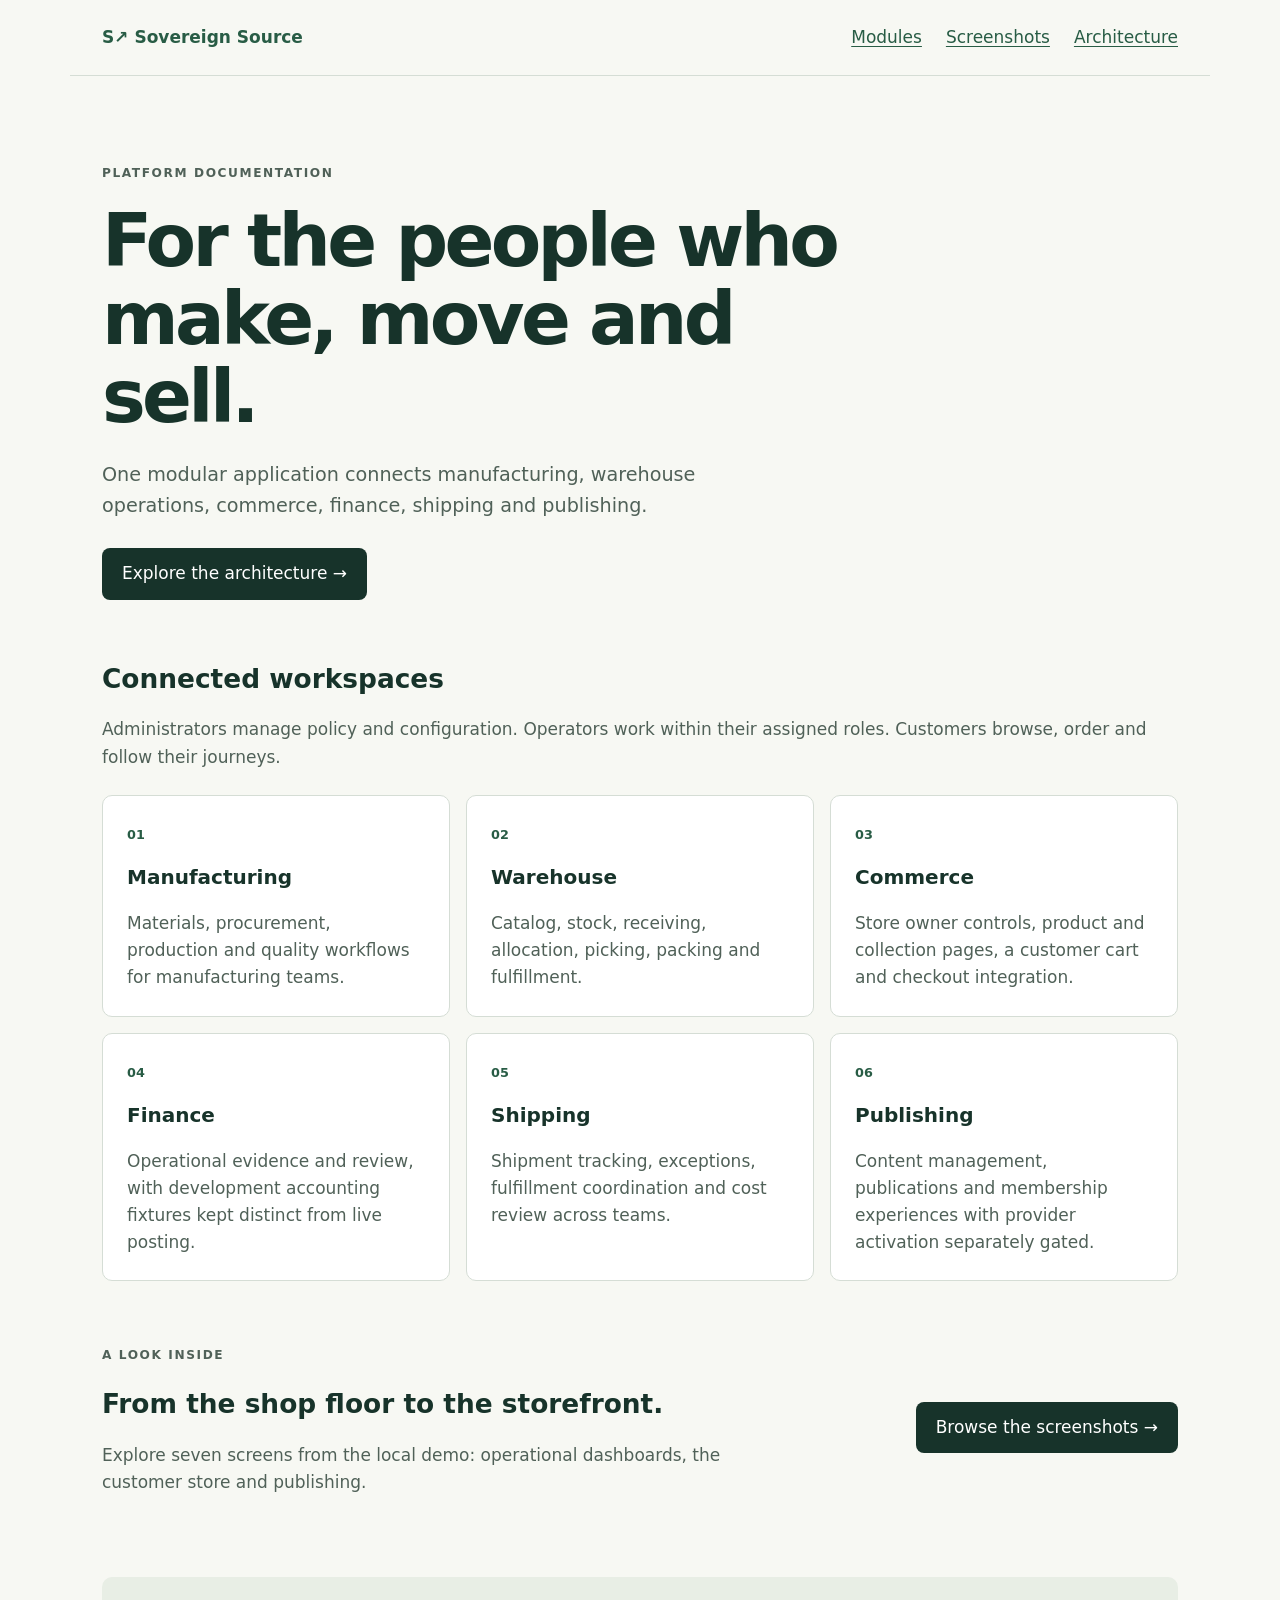
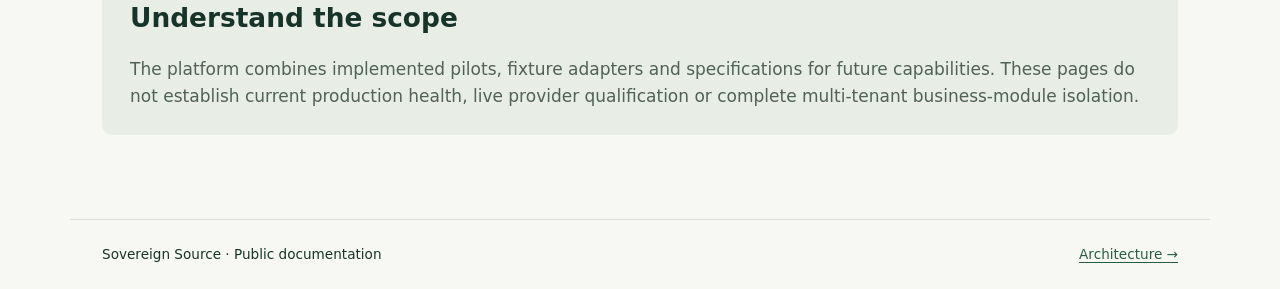
<file: index.html>
<!doctype html>
<html lang="en">
<head>
  <meta charset="utf-8">
  <meta name="viewport" content="width=device-width, initial-scale=1">
  <meta name="description" content="Sovereign Source: connected manufacturing, warehouse, commerce and business operations.">
  <meta http-equiv="Content-Security-Policy" content="default-src 'none'; style-src 'self'; base-uri 'none'; form-action 'none'">
  <title>Sovereign Source · Documentation</title>
  <link rel="stylesheet" href="styles.css">
</head>
<body>
  <a class="skip" href="#main">Skip to content</a>
  <header><a class="brand" href="index.html">S↗ Sovereign Source</a><nav aria-label="Main"><a href="#modules">Modules</a><a href="screenshots.html">Screenshots</a><a href="architecture.html">Architecture</a></nav></header>
  <main id="main">
    <section class="hero"><p class="eyebrow">Platform documentation</p><h1>For the people who make, move and sell.</h1><p class="lead">One modular application connects manufacturing, warehouse operations, commerce, finance, shipping and publishing.</p><a class="button" href="architecture.html">Explore the architecture →</a></section>
    <section id="modules"><h2>Connected workspaces</h2><p>Administrators manage policy and configuration. Operators work within their assigned roles. Customers browse, order and follow their journeys.</p>
      <div class="grid">
        <article><span class="number">01</span><h3>Manufacturing</h3><p>Materials, procurement, production and quality workflows for manufacturing teams.</p></article>
        <article><span class="number">02</span><h3>Warehouse</h3><p>Catalog, stock, receiving, allocation, picking, packing and fulfillment.</p></article>
        <article><span class="number">03</span><h3>Commerce</h3><p>Store owner controls, product and collection pages, a customer cart and checkout integration.</p></article>
        <article><span class="number">04</span><h3>Finance</h3><p>Operational evidence and review, with development accounting fixtures kept distinct from live posting.</p></article>
        <article><span class="number">05</span><h3>Shipping</h3><p>Shipment tracking, exceptions, fulfillment coordination and cost review across teams.</p></article>
        <article><span class="number">06</span><h3>Publishing</h3><p>Content management, publications and membership experiences with provider activation separately gated.</p></article>
      </div>
    </section>
    <section class="gallery-intro"><div><p class="eyebrow">A look inside</p><h2>From the shop floor to the storefront.</h2><p>Explore seven screens from the local demo: operational dashboards, the customer store and publishing.</p></div><a class="button" href="screenshots.html">Browse the screenshots →</a></section>
    <aside class="note"><h2>Understand the scope</h2><p>The platform combines implemented pilots, fixture adapters and specifications for future capabilities. These pages do not establish current production health, live provider qualification or complete multi-tenant business-module isolation.</p></aside>
  </main>
  <footer><span>Sovereign Source · Public documentation</span><a href="architecture.html">Architecture →</a></footer>
</body>
</html>
</file>
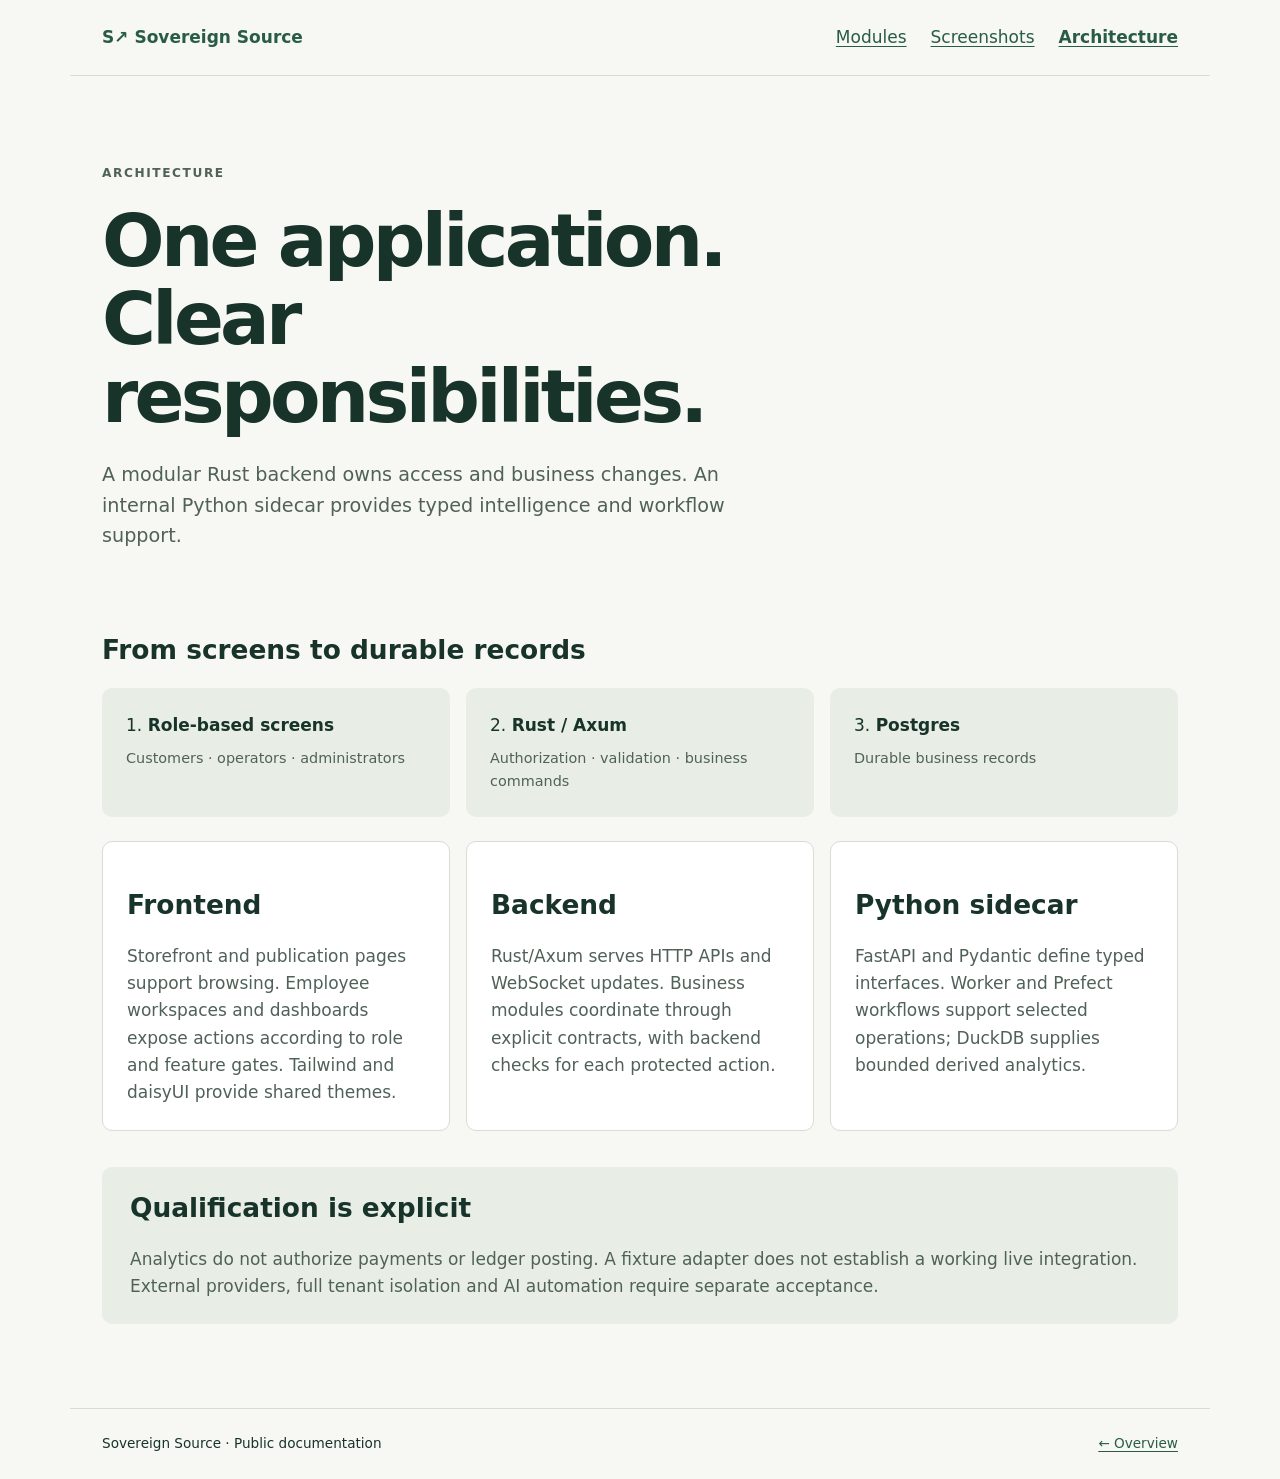
<file: architecture.html>
<!doctype html>
<html lang="en">
<head>
  <meta charset="utf-8">
  <meta name="viewport" content="width=device-width, initial-scale=1">
  <meta name="description" content="How the Rust application, Python sidecar and data services work together.">
  <meta http-equiv="Content-Security-Policy" content="default-src 'none'; style-src 'self'; base-uri 'none'; form-action 'none'">
  <title>Architecture · Sovereign Source</title>
  <link rel="stylesheet" href="styles.css">
</head>
<body>
  <a class="skip" href="#main">Skip to content</a>
  <header><a class="brand" href="index.html">S↗ Sovereign Source</a><nav aria-label="Main"><a href="index.html#modules">Modules</a><a href="screenshots.html">Screenshots</a><a href="architecture.html" aria-current="page">Architecture</a></nav></header>
  <main id="main">
    <section class="hero"><p class="eyebrow">Architecture</p><h1>One application.<br>Clear responsibilities.</h1><p class="lead">A modular Rust backend owns access and business changes. An internal Python sidecar provides typed intelligence and workflow support.</p></section>
    <section aria-labelledby="flow"><h2 id="flow">From screens to durable records</h2><ol class="flow"><li><strong>Role-based screens</strong><span>Customers · operators · administrators</span></li><li><strong>Rust / Axum</strong><span>Authorization · validation · business commands</span></li><li><strong>Postgres</strong><span>Durable business records</span></li></ol></section>
    <div class="grid">
      <article><h2>Frontend</h2><p>Storefront and publication pages support browsing. Employee workspaces and dashboards expose actions according to role and feature gates. Tailwind and daisyUI provide shared themes.</p></article>
      <article><h2>Backend</h2><p>Rust/Axum serves HTTP APIs and WebSocket updates. Business modules coordinate through explicit contracts, with backend checks for each protected action.</p></article>
      <article><h2>Python sidecar</h2><p>FastAPI and Pydantic define typed interfaces. Worker and Prefect workflows support selected operations; DuckDB supplies bounded derived analytics.</p></article>
    </div>
    <aside class="note"><h2>Qualification is explicit</h2><p>Analytics do not authorize payments or ledger posting. A fixture adapter does not establish a working live integration. External providers, full tenant isolation and AI automation require separate acceptance.</p></aside>
  </main>
  <footer><span>Sovereign Source · Public documentation</span><a href="index.html">← Overview</a></footer>
</body>
</html>
</file>
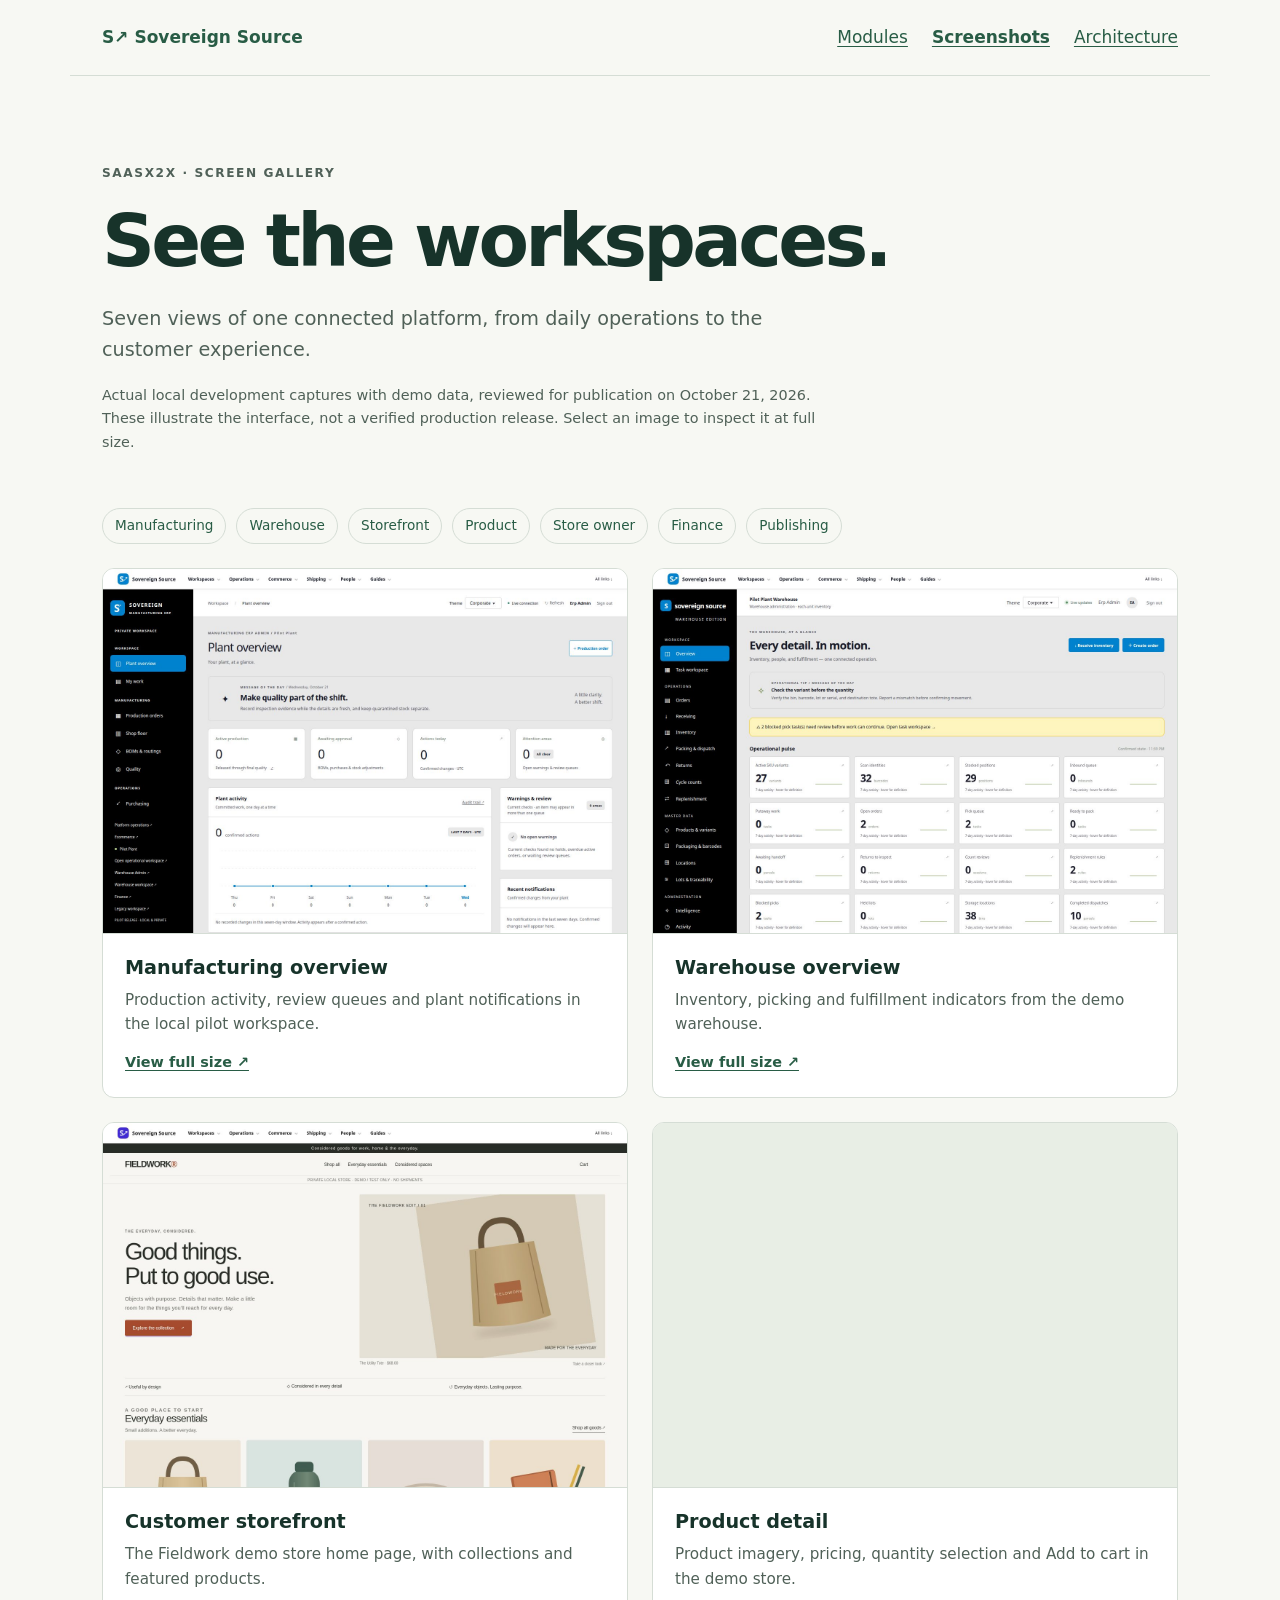
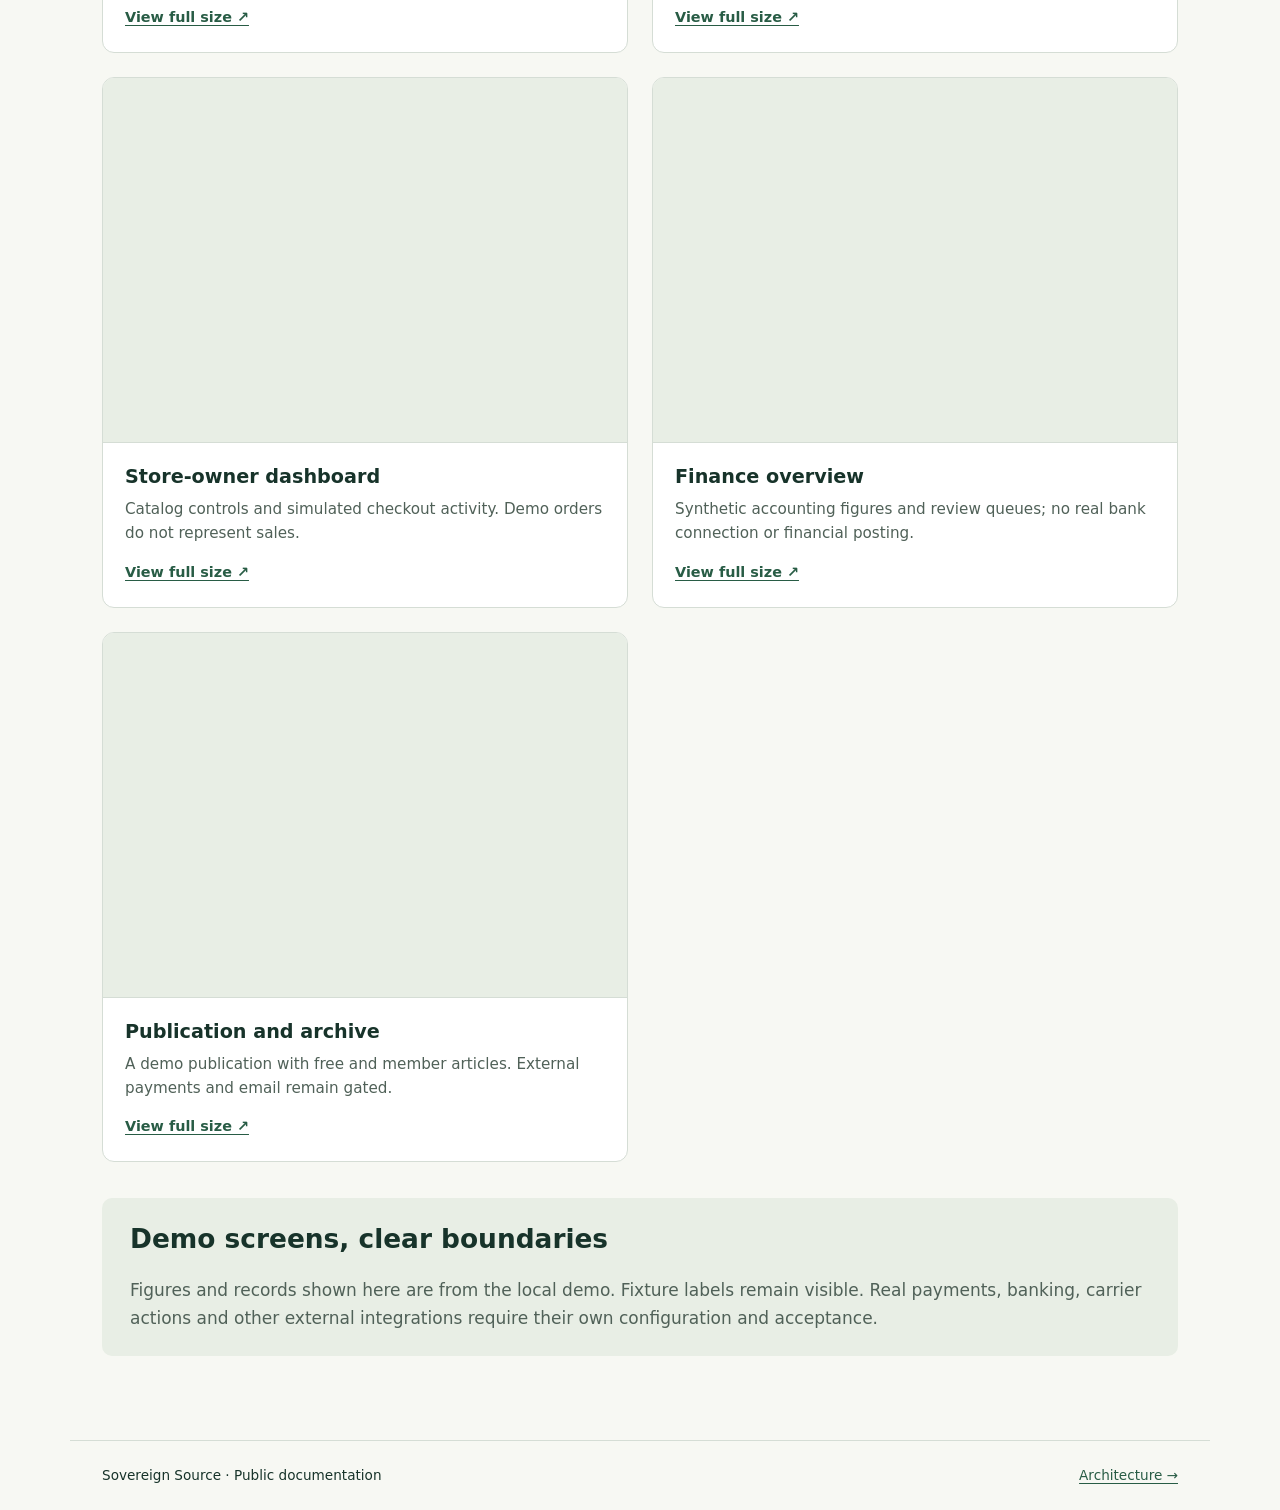
<file: screenshots.html>
<!doctype html>
<html lang="en">
<head>
  <meta charset="utf-8">
  <meta name="viewport" content="width=device-width, initial-scale=1">
  <meta name="description" content="Explore the SaaSx2x manufacturing, warehouse, commerce, finance and publishing screens through reviewed local demo screenshots.">
  <meta http-equiv="Content-Security-Policy" content="default-src 'none'; style-src 'self'; img-src 'self'; base-uri 'none'; form-action 'none'">
  <title>Screenshots · SaaSx2x documentation</title>
  <link rel="stylesheet" href="styles.css">
</head>
<body>
  <a class="skip" href="#main">Skip to content</a>
  <header><a class="brand" href="index.html">S↗ Sovereign Source</a><nav aria-label="Main"><a href="index.html#modules">Modules</a><a href="screenshots.html" aria-current="page">Screenshots</a><a href="architecture.html">Architecture</a></nav></header>
  <main id="main">
    <section class="hero"><p class="eyebrow">SaaSx2x · Screen gallery</p><h1>See the workspaces.</h1><p class="lead">Seven views of one connected platform, from daily operations to the customer experience.</p><p class="capture-note">Actual local development captures with demo data, reviewed for publication on October 21, 2026. These illustrate the interface, not a verified production release. Select an image to inspect it at full size.</p></section>
    <nav class="screen-index" aria-label="Gallery sections"><a href="#manufacturing">Manufacturing</a><a href="#warehouse">Warehouse</a><a href="#storefront">Storefront</a><a href="#product">Product</a><a href="#store-owner">Store owner</a><a href="#finance">Finance</a><a href="#publishing">Publishing</a></nav>
    <div class="screens">
      <figure id="manufacturing" class="screen-card"><a class="screen-image" href="screen-manufacturing.jpg" aria-label="View manufacturing overview at full size"><img src="screen-manufacturing.jpg" width="1440" height="1000" loading="lazy" decoding="async" alt="Manufacturing overview — local development demo"></a><figcaption><h2>Manufacturing overview</h2><p>Production activity, review queues and plant notifications in the local pilot workspace.</p><a href="screen-manufacturing.jpg">View full size ↗</a></figcaption></figure>
      <figure id="warehouse" class="screen-card"><a class="screen-image" href="screen-warehouse.jpg" aria-label="View warehouse overview at full size"><img src="screen-warehouse.jpg" width="1440" height="1000" loading="lazy" decoding="async" alt="Warehouse overview — local development demo"></a><figcaption><h2>Warehouse overview</h2><p>Inventory, picking and fulfillment indicators from the demo warehouse.</p><a href="screen-warehouse.jpg">View full size ↗</a></figcaption></figure>
      <figure id="storefront" class="screen-card"><a class="screen-image" href="screen-storefront.jpg" aria-label="View customer storefront at full size"><img src="screen-storefront.jpg" width="1440" height="1000" loading="lazy" decoding="async" alt="Customer storefront — local development demo"></a><figcaption><h2>Customer storefront</h2><p>The Fieldwork demo store home page, with collections and featured products.</p><a href="screen-storefront.jpg">View full size ↗</a></figcaption></figure>
      <figure id="product" class="screen-card"><a class="screen-image" href="screen-product.jpg" aria-label="View product detail at full size"><img src="screen-product.jpg" width="1440" height="1000" loading="lazy" decoding="async" alt="Product detail — local development demo"></a><figcaption><h2>Product detail</h2><p>Product imagery, pricing, quantity selection and Add to cart in the demo store.</p><a href="screen-product.jpg">View full size ↗</a></figcaption></figure>
      <figure id="store-owner" class="screen-card"><a class="screen-image" href="screen-store-owner.jpg" aria-label="View store-owner dashboard at full size"><img src="screen-store-owner.jpg" width="1440" height="1000" loading="lazy" decoding="async" alt="Store-owner dashboard — local development demo"></a><figcaption><h2>Store-owner dashboard</h2><p>Catalog controls and simulated checkout activity. Demo orders do not represent sales.</p><a href="screen-store-owner.jpg">View full size ↗</a></figcaption></figure>
      <figure id="finance" class="screen-card"><a class="screen-image" href="screen-finance.jpg" aria-label="View finance overview at full size"><img src="screen-finance.jpg" width="1440" height="1000" loading="lazy" decoding="async" alt="Finance overview — local development demo"></a><figcaption><h2>Finance overview</h2><p>Synthetic accounting figures and review queues; no real bank connection or financial posting.</p><a href="screen-finance.jpg">View full size ↗</a></figcaption></figure>
      <figure id="publishing" class="screen-card"><a class="screen-image" href="screen-publishing.jpg" aria-label="View publication and archive at full size"><img src="screen-publishing.jpg" width="1440" height="1000" loading="lazy" decoding="async" alt="Publication and archive — local development demo"></a><figcaption><h2>Publication and archive</h2><p>A demo publication with free and member articles. External payments and email remain gated.</p><a href="screen-publishing.jpg">View full size ↗</a></figcaption></figure>
    </div>
    <aside class="note"><h2>Demo screens, clear boundaries</h2><p>Figures and records shown here are from the local demo. Fixture labels remain visible. Real payments, banking, carrier actions and other external integrations require their own configuration and acceptance.</p></aside>
  </main>
  <footer><span>Sovereign Source · Public documentation</span><a href="architecture.html">Architecture →</a></footer>
</body>
</html>
</file>
<file: styles.css>
:root{color-scheme:light;--ink:#17332a;--muted:#506158;--line:#d5ddd5;--accent:#285c45;--paper:#f7f8f3}
*{box-sizing:border-box}html{scroll-behavior:auto}body{margin:0;background:var(--paper);color:var(--ink);font:17px/1.6 system-ui,sans-serif}a{color:var(--accent);text-underline-offset:.2em}a:focus-visible{outline:3px solid #bd620f;outline-offset:5px}header,main,footer{max-width:1140px;margin:auto;padding:24px 32px}header,footer{display:flex;justify-content:space-between;align-items:center;gap:24px}header{border-bottom:1px solid var(--line)}nav{display:flex;gap:24px}.brand{font-weight:800;text-decoration:none}.hero{padding:52px 0 40px;max-width:800px}.eyebrow{text-transform:uppercase;letter-spacing:.13em;font-size:.76rem;font-weight:750}h1{font-size:clamp(2.5rem,6vw,4.6rem);line-height:1.06;letter-spacing:-.05em;margin:18px 0 24px}h2{font-size:1.65rem;line-height:1.25}h3{font-size:1.25rem;margin:14px 0 8px}p{color:var(--muted)}.lead{font-size:1.2rem;max-width:680px}.button{display:inline-block;background:var(--ink);color:white;padding:12px 20px;border-radius:8px;text-decoration:none;margin-top:8px}.grid{display:grid;grid-template-columns:repeat(auto-fit,minmax(min(100%,280px),1fr));gap:16px;margin:24px 0}article{padding:24px;border:1px solid var(--line);background:#fff;border-radius:10px}article p{margin-bottom:0}.number{font-size:.8rem;font-weight:750;color:var(--accent)}.note{padding:24px 28px;background:#e8eee5;border-radius:10px;margin:36px 0}.note h2{margin-top:0}.note p{margin-bottom:0}.flow{display:grid;grid-template-columns:repeat(3,1fr);gap:16px;padding:0;list-style-position:inside}.flow li{padding:24px;background:#e8eee5;border-radius:10px}.flow span{display:block;font-size:.9rem;margin-top:8px;color:var(--muted)}footer{font-size:.85rem;border-top:1px solid var(--line);margin-top:24px}.skip{position:absolute;left:16px;top:-100px;padding:12px;background:white}.skip:focus{top:12px}@media(max-width:600px){header,main,footer{padding:20px}header,footer{align-items:flex-start;flex-direction:column;gap:12px}.hero{padding-top:28px}.flow{grid-template-columns:1fr}}

/* Screenshot gallery: static, responsive and without layout shifts. */
nav{flex-wrap:wrap}.gallery-intro{display:flex;align-items:center;justify-content:space-between;gap:24px;padding:28px 0}.gallery-intro>div{max-width:650px}.gallery-intro .button{flex-shrink:0}.capture-note{font-size:.9rem;max-width:720px}.screen-index{gap:10px;margin-bottom:24px}.screen-index a{padding:6px 12px;border:1px solid var(--line);border-radius:24px;font-size:.85rem;text-decoration:none}.screen-index a:hover{background:#e8eee5}.screens{display:grid;grid-template-columns:repeat(2,minmax(0,1fr));gap:24px}.screen-card{margin:0;min-width:0;border:1px solid var(--line);border-radius:12px;background:#fff;overflow:hidden;scroll-margin-top:24px}.screen-image{display:block;background:#e8eee5;border-bottom:1px solid var(--line)}.screen-image img{display:block;width:100%;height:auto;aspect-ratio:36/25}.screen-image:focus-visible{outline-offset:-4px}.screen-card figcaption{padding:22px}.screen-card h2{font-size:1.2rem;margin:0 0 8px}.screen-card p{font-size:.95rem;margin:0 0 12px}.screen-card figcaption>a{font-size:.9rem;font-weight:650}nav [aria-current=page]{font-weight:750}@media(max-width:760px){.screens{grid-template-columns:1fr}.gallery-intro{display:block}.screen-index{gap:8px}.screen-card figcaption{padding:18px}}
</file>
